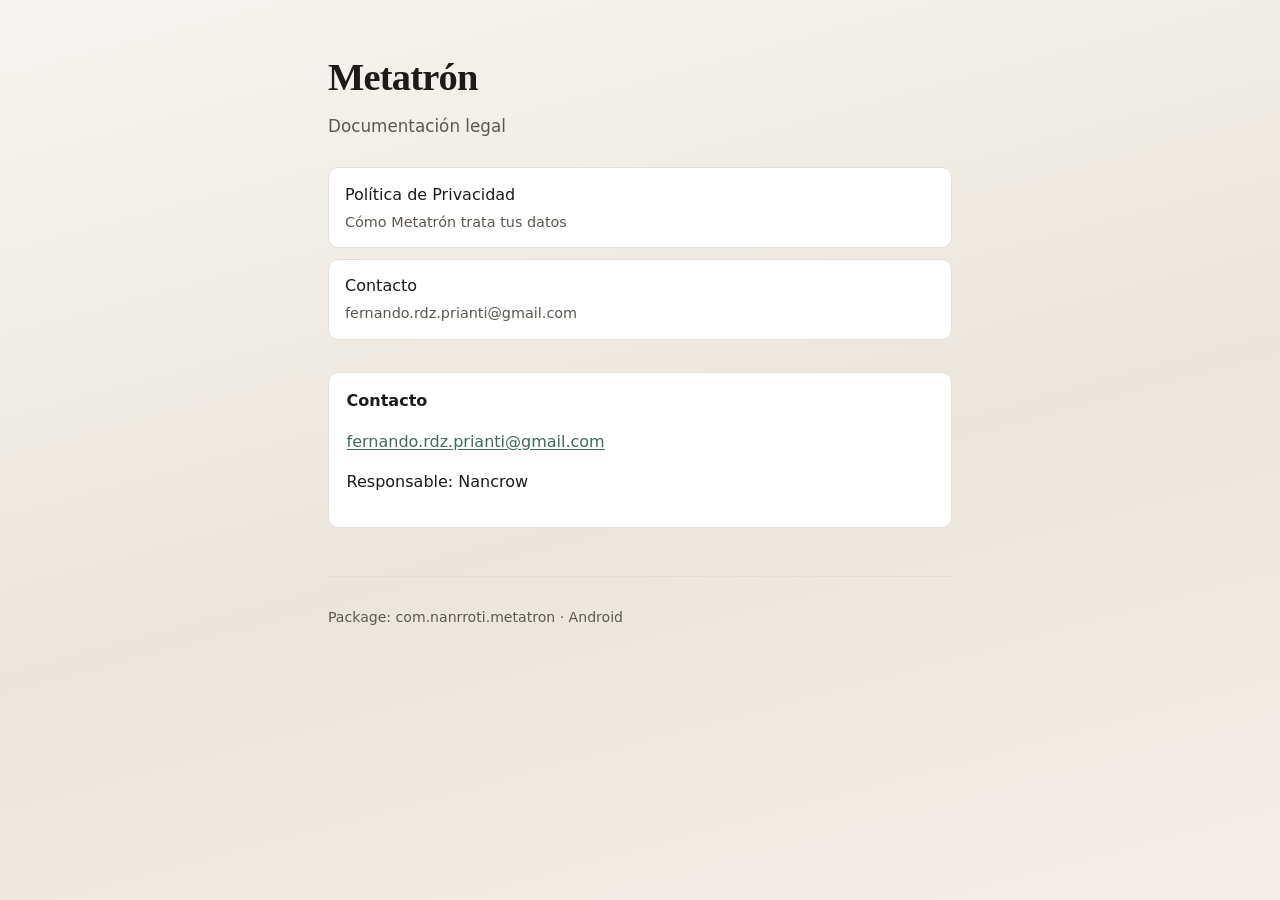
<file: index.html>
<!DOCTYPE html>
<html lang="es">
<head>
  <meta charset="utf-8" />
  <meta name="viewport" content="width=device-width, initial-scale=1" />
  <title>Metatrón — Documentación legal</title>
  <meta name="description" content="Documentación legal pública de Metatrón para Android." />
  <link rel="stylesheet" href="assets/style.css" />
</head>
<body>
  <main>
    <header>
      <h1>Metatrón</h1>
      <p class="lede">Documentación legal</p>
    </header>
    <nav class="links" aria-label="Documentos">
      <a class="card-link" href="privacy/">
        Política de Privacidad
        <span>Cómo Metatrón trata tus datos</span>
      </a>
      <a class="card-link" href="mailto:fernando.rdz.prianti@gmail.com">
        Contacto
        <span>fernando.rdz.prianti@gmail.com</span>
      </a>
    </nav>
    <section class="contact">
      <h2>Contacto</h2>
      <p><a href="mailto:fernando.rdz.prianti@gmail.com">fernando.rdz.prianti@gmail.com</a></p>
      <p>Responsable: Nancrow</p>
    </section>
    <footer>
      <p>Package: com.nanrroti.metatron · Android</p>
    </footer>
  </main>
</body>
</html>
</file>
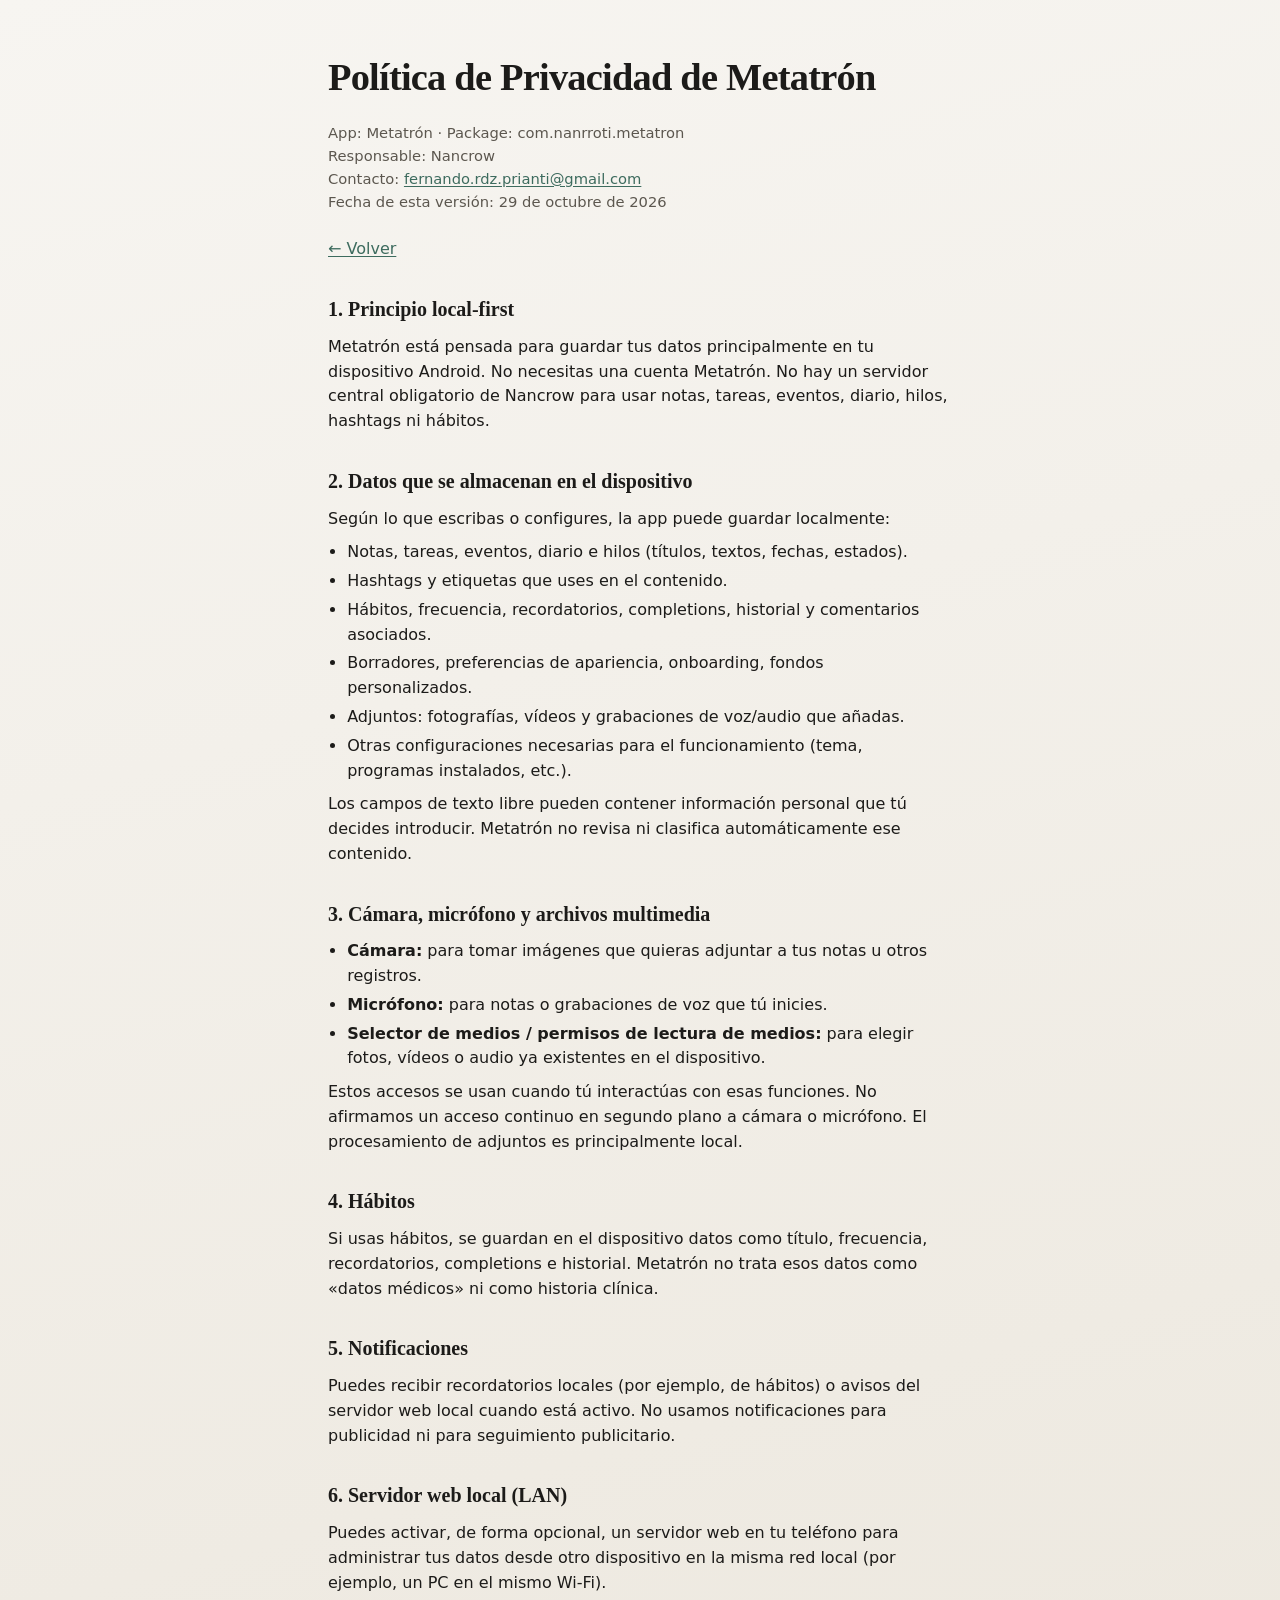
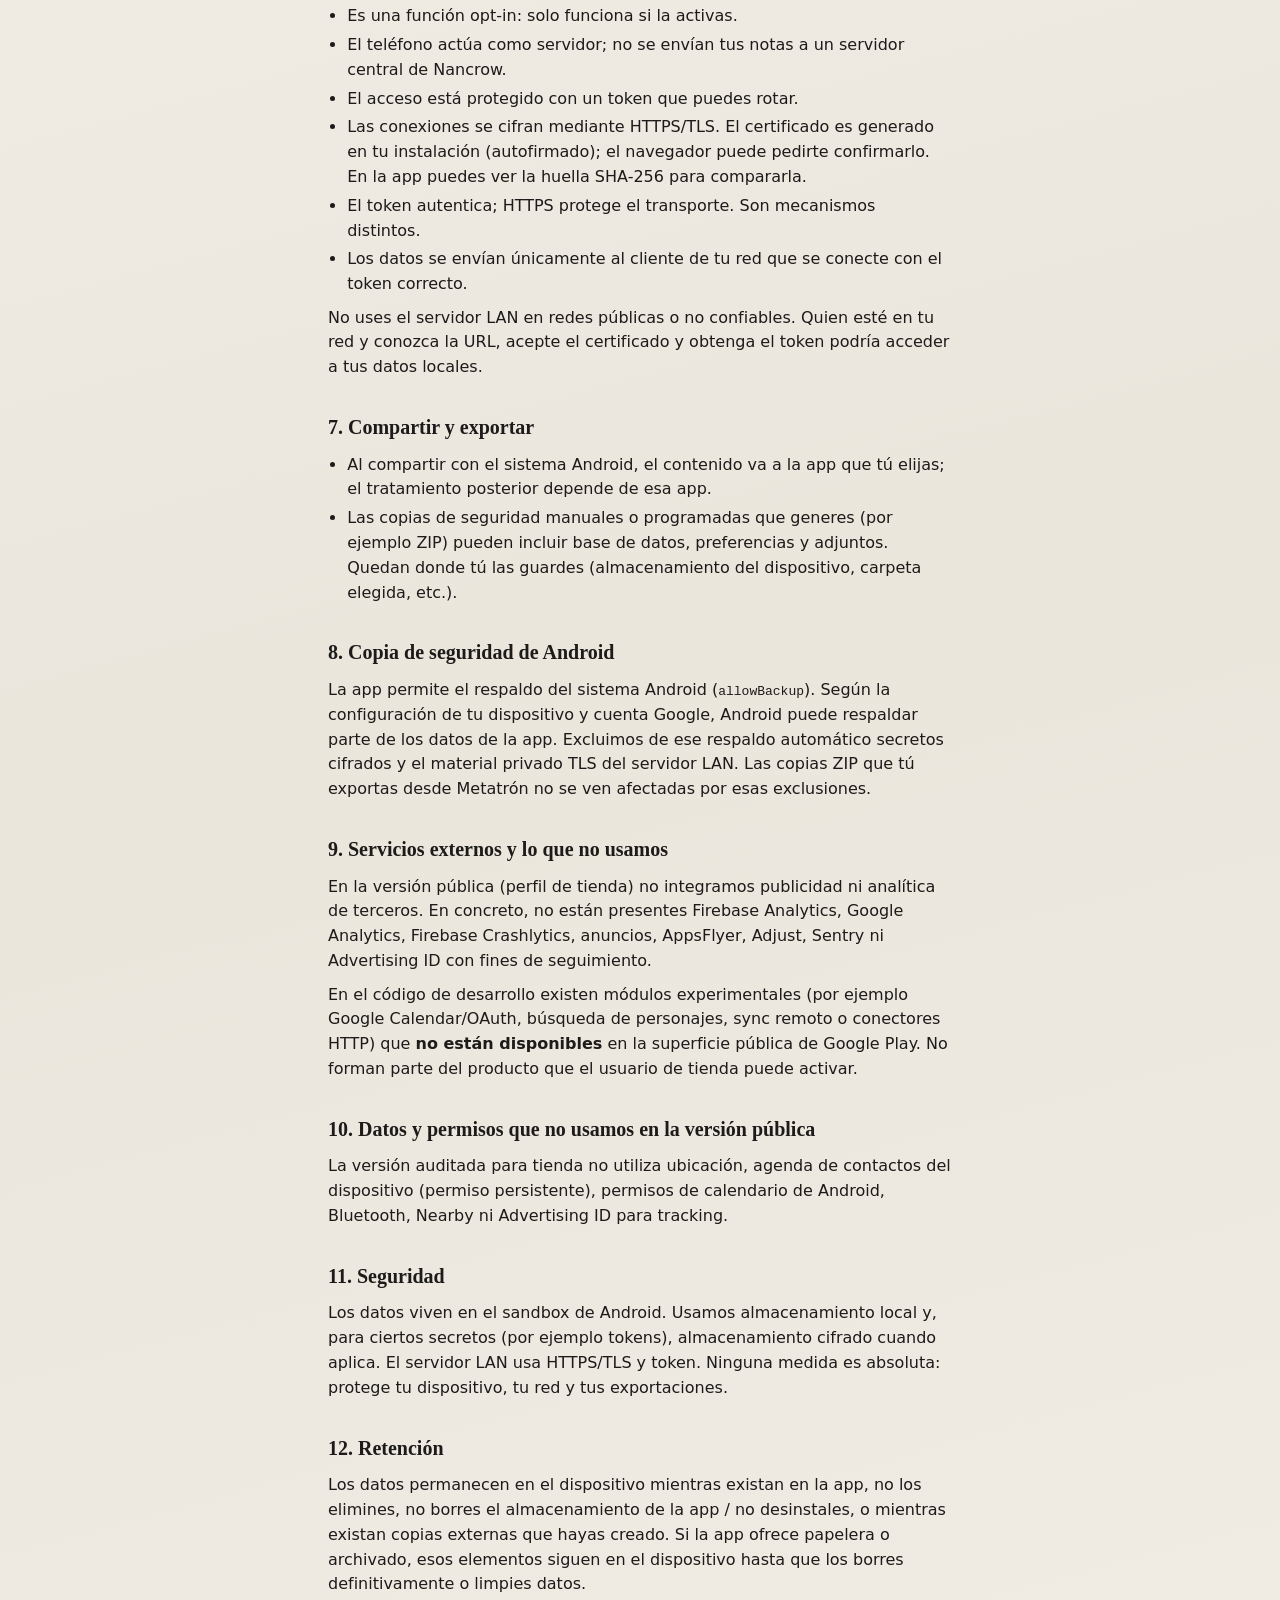
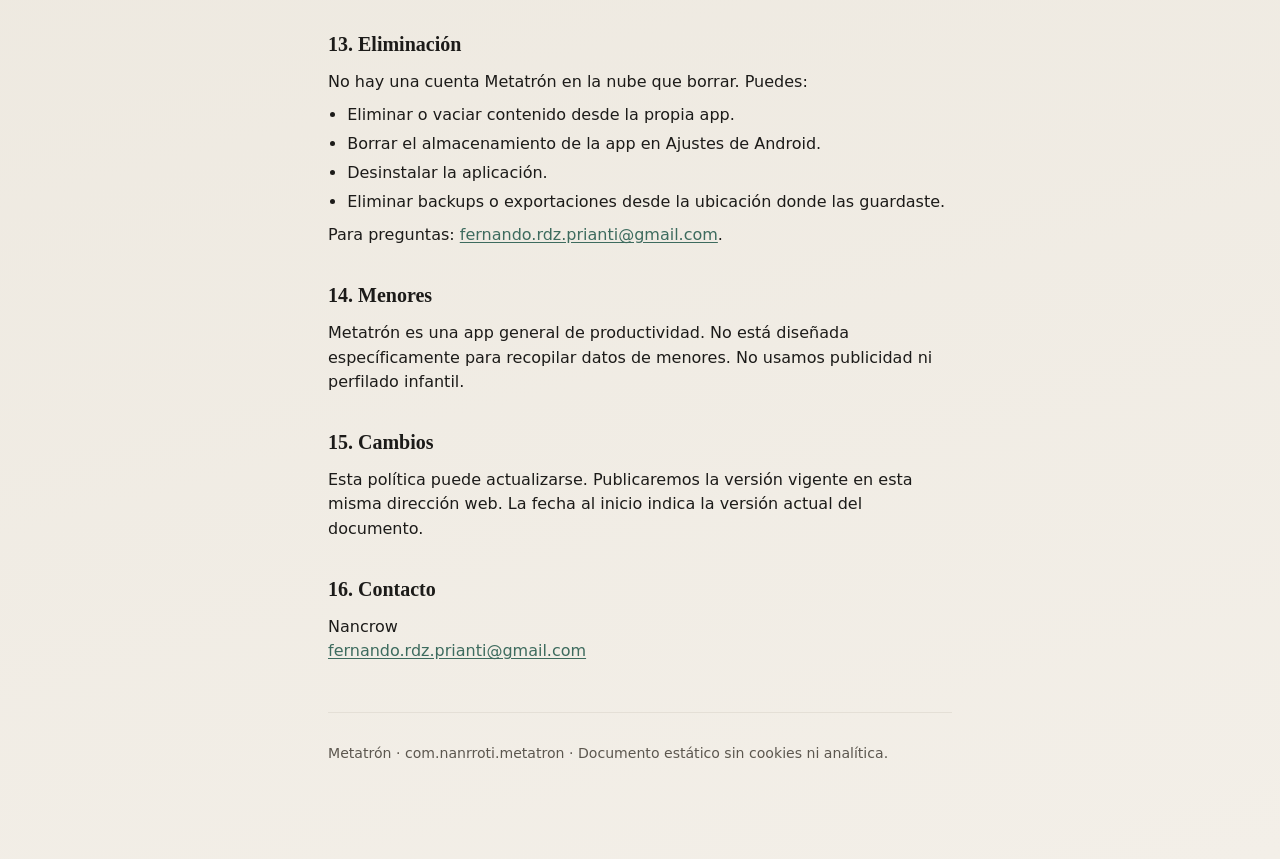
<file: privacy/index.html>
<!DOCTYPE html>
<html lang="es">
<head>
  <meta charset="utf-8" />
  <meta name="viewport" content="width=device-width, initial-scale=1" />
  <title>Política de Privacidad de Metatrón</title>
  <meta name="description" content="Política de Privacidad de la app Android Metatrón (com.nanrroti.metatron)." />
  <link rel="stylesheet" href="../assets/style.css" />
</head>
<body>
  <main>
    <header>
      <h1>Política de Privacidad de Metatrón</h1>
      <p class="meta">
        App: Metatrón · Package: com.nanrroti.metatron<br />
        Responsable: Nancrow<br />
        Contacto: <a href="mailto:fernando.rdz.prianti@gmail.com">fernando.rdz.prianti@gmail.com</a><br />
        Fecha de esta versión: 29 de octubre de 2026
      </p>
    </header>

    <p><a href="../">← Volver</a></p>

    <article>
      <h2>1. Principio local-first</h2>
      <p>
        Metatrón está pensada para guardar tus datos principalmente en tu dispositivo Android.
        No necesitas una cuenta Metatrón. No hay un servidor central obligatorio de Nancrow para
        usar notas, tareas, eventos, diario, hilos, hashtags ni hábitos.
      </p>

      <h2>2. Datos que se almacenan en el dispositivo</h2>
      <p>Según lo que escribas o configures, la app puede guardar localmente:</p>
      <ul>
        <li>Notas, tareas, eventos, diario e hilos (títulos, textos, fechas, estados).</li>
        <li>Hashtags y etiquetas que uses en el contenido.</li>
        <li>Hábitos, frecuencia, recordatorios, completions, historial y comentarios asociados.</li>
        <li>Borradores, preferencias de apariencia, onboarding, fondos personalizados.</li>
        <li>Adjuntos: fotografías, vídeos y grabaciones de voz/audio que añadas.</li>
        <li>Otras configuraciones necesarias para el funcionamiento (tema, programas instalados, etc.).</li>
      </ul>
      <p>
        Los campos de texto libre pueden contener información personal que tú decides introducir.
        Metatrón no revisa ni clasifica automáticamente ese contenido.
      </p>

      <h2>3. Cámara, micrófono y archivos multimedia</h2>
      <ul>
        <li><strong>Cámara:</strong> para tomar imágenes que quieras adjuntar a tus notas u otros registros.</li>
        <li><strong>Micrófono:</strong> para notas o grabaciones de voz que tú inicies.</li>
        <li><strong>Selector de medios / permisos de lectura de medios:</strong> para elegir fotos, vídeos o audio ya existentes en el dispositivo.</li>
      </ul>
      <p>
        Estos accesos se usan cuando tú interactúas con esas funciones. No afirmamos un acceso continuo
        en segundo plano a cámara o micrófono. El procesamiento de adjuntos es principalmente local.
      </p>

      <h2>4. Hábitos</h2>
      <p>
        Si usas hábitos, se guardan en el dispositivo datos como título, frecuencia, recordatorios,
        completions e historial. Metatrón no trata esos datos como «datos médicos» ni como historia clínica.
      </p>

      <h2>5. Notificaciones</h2>
      <p>
        Puedes recibir recordatorios locales (por ejemplo, de hábitos) o avisos del servidor web local
        cuando está activo. No usamos notificaciones para publicidad ni para seguimiento publicitario.
      </p>

      <h2>6. Servidor web local (LAN)</h2>
      <p>
        Puedes activar, de forma opcional, un servidor web en tu teléfono para administrar tus datos
        desde otro dispositivo en la misma red local (por ejemplo, un PC en el mismo Wi‑Fi).
      </p>
      <ul>
        <li>Es una función opt-in: solo funciona si la activas.</li>
        <li>El teléfono actúa como servidor; no se envían tus notas a un servidor central de Nancrow.</li>
        <li>El acceso está protegido con un token que puedes rotar.</li>
        <li>Las conexiones se cifran mediante HTTPS/TLS. El certificado es generado en tu instalación (autofirmado); el navegador puede pedirte confirmarlo. En la app puedes ver la huella SHA-256 para compararla.</li>
        <li>El token autentica; HTTPS protege el transporte. Son mecanismos distintos.</li>
        <li>Los datos se envían únicamente al cliente de tu red que se conecte con el token correcto.</li>
      </ul>
      <p>
        No uses el servidor LAN en redes públicas o no confiables. Quien esté en tu red y conozca
        la URL, acepte el certificado y obtenga el token podría acceder a tus datos locales.
      </p>

      <h2>7. Compartir y exportar</h2>
      <ul>
        <li>Al compartir con el sistema Android, el contenido va a la app que tú elijas; el tratamiento posterior depende de esa app.</li>
        <li>Las copias de seguridad manuales o programadas que generes (por ejemplo ZIP) pueden incluir base de datos, preferencias y adjuntos. Quedan donde tú las guardes (almacenamiento del dispositivo, carpeta elegida, etc.).</li>
      </ul>

      <h2>8. Copia de seguridad de Android</h2>
      <p>
        La app permite el respaldo del sistema Android (<code>allowBackup</code>). Según la configuración
        de tu dispositivo y cuenta Google, Android puede respaldar parte de los datos de la app.
        Excluimos de ese respaldo automático secretos cifrados y el material privado TLS del servidor LAN.
        Las copias ZIP que tú exportas desde Metatrón no se ven afectadas por esas exclusiones.
      </p>

      <h2>9. Servicios externos y lo que no usamos</h2>
      <p>
        En la versión pública (perfil de tienda) no integramos publicidad ni analítica de terceros.
        En concreto, no están presentes Firebase Analytics, Google Analytics, Firebase Crashlytics,
        anuncios, AppsFlyer, Adjust, Sentry ni Advertising ID con fines de seguimiento.
      </p>
      <p>
        En el código de desarrollo existen módulos experimentales (por ejemplo Google Calendar/OAuth,
        búsqueda de personajes, sync remoto o conectores HTTP) que <strong>no están disponibles</strong>
        en la superficie pública de Google Play. No forman parte del producto que el usuario de tienda puede activar.
      </p>

      <h2>10. Datos y permisos que no usamos en la versión pública</h2>
      <p>
        La versión auditada para tienda no utiliza ubicación, agenda de contactos del dispositivo
        (permiso persistente), permisos de calendario de Android, Bluetooth, Nearby ni Advertising ID
        para tracking.
      </p>

      <h2>11. Seguridad</h2>
      <p>
        Los datos viven en el sandbox de Android. Usamos almacenamiento local y, para ciertos secretos
        (por ejemplo tokens), almacenamiento cifrado cuando aplica. El servidor LAN usa HTTPS/TLS y token.
        Ninguna medida es absoluta: protege tu dispositivo, tu red y tus exportaciones.
      </p>

      <h2>12. Retención</h2>
      <p>
        Los datos permanecen en el dispositivo mientras existan en la app, no los elimines,
        no borres el almacenamiento de la app / no desinstales, o mientras existan copias externas
        que hayas creado. Si la app ofrece papelera o archivado, esos elementos siguen en el dispositivo
        hasta que los borres definitivamente o limpies datos.
      </p>

      <h2>13. Eliminación</h2>
      <p>No hay una cuenta Metatrón en la nube que borrar. Puedes:</p>
      <ul>
        <li>Eliminar o vaciar contenido desde la propia app.</li>
        <li>Borrar el almacenamiento de la app en Ajustes de Android.</li>
        <li>Desinstalar la aplicación.</li>
        <li>Eliminar backups o exportaciones desde la ubicación donde las guardaste.</li>
      </ul>
      <p>
        Para preguntas: <a href="mailto:fernando.rdz.prianti@gmail.com">fernando.rdz.prianti@gmail.com</a>.
      </p>

      <h2>14. Menores</h2>
      <p>
        Metatrón es una app general de productividad. No está diseñada específicamente para recopilar
        datos de menores. No usamos publicidad ni perfilado infantil.
      </p>

      <h2>15. Cambios</h2>
      <p>
        Esta política puede actualizarse. Publicaremos la versión vigente en esta misma dirección web.
        La fecha al inicio indica la versión actual del documento.
      </p>

      <h2>16. Contacto</h2>
      <p>
        Nancrow<br />
        <a href="mailto:fernando.rdz.prianti@gmail.com">fernando.rdz.prianti@gmail.com</a>
      </p>
    </article>

    <footer>
      <p>Metatrón · com.nanrroti.metatron · Documento estático sin cookies ni analítica.</p>
    </footer>
  </main>
</body>
</html>
</file>
<file: assets/style.css>
:root {
  --bg: #f7f5f1;
  --fg: #1c1b19;
  --muted: #5c574f;
  --accent: #3d6b5e;
  --card: #ffffff;
  --border: #e4dfd6;
  --max: 42rem;
  --font: "Iowan Old Style", "Palatino Linotype", Palatino, "Book Antiqua", Georgia, serif;
  --sans: ui-sans-serif, system-ui, -apple-system, "Segoe UI", Roboto, sans-serif;
}

* { box-sizing: border-box; }

html { -webkit-text-size-adjust: 100%; }

body {
  margin: 0;
  background: linear-gradient(165deg, #f7f5f1 0%, #ebe6dc 55%, #f3efe8 100%);
  color: var(--fg);
  font-family: var(--sans);
  line-height: 1.55;
  min-height: 100vh;
}

main {
  max-width: var(--max);
  margin: 0 auto;
  padding: 2rem 1.25rem 4rem;
}

header h1 {
  font-family: var(--font);
  font-weight: 600;
  font-size: clamp(1.85rem, 5vw, 2.4rem);
  letter-spacing: -0.02em;
  margin: 0 0 0.35rem;
}

.lede {
  color: var(--muted);
  margin: 0 0 1.75rem;
  font-size: 1.05rem;
}

nav.links {
  display: flex;
  flex-direction: column;
  gap: 0.65rem;
  margin: 1.5rem 0 2rem;
}

a {
  color: var(--accent);
  text-underline-offset: 0.15em;
}

a.card-link {
  display: block;
  background: var(--card);
  border: 1px solid var(--border);
  border-radius: 10px;
  padding: 0.9rem 1rem;
  text-decoration: none;
  color: var(--fg);
}

a.card-link:hover { border-color: var(--accent); }

a.card-link span {
  display: block;
  color: var(--muted);
  font-size: 0.9rem;
  margin-top: 0.2rem;
}

.contact {
  background: var(--card);
  border: 1px solid var(--border);
  border-radius: 10px;
  padding: 1rem 1.1rem;
}

.contact h2 {
  margin: 0 0 0.4rem;
  font-size: 1rem;
  font-weight: 600;
}

article h2 {
  font-family: var(--font);
  font-size: 1.25rem;
  margin: 2rem 0 0.6rem;
}

article p, article ul {
  margin: 0.55rem 0;
  color: var(--fg);
}

article ul { padding-left: 1.2rem; }

article li { margin: 0.25rem 0; }

.meta {
  color: var(--muted);
  font-size: 0.92rem;
  margin-bottom: 1.5rem;
}

footer {
  margin-top: 3rem;
  padding-top: 1rem;
  border-top: 1px solid var(--border);
  color: var(--muted);
  font-size: 0.88rem;
}

@media (min-width: 640px) {
  main { padding: 3rem 1.5rem 5rem; }
}
</file>
